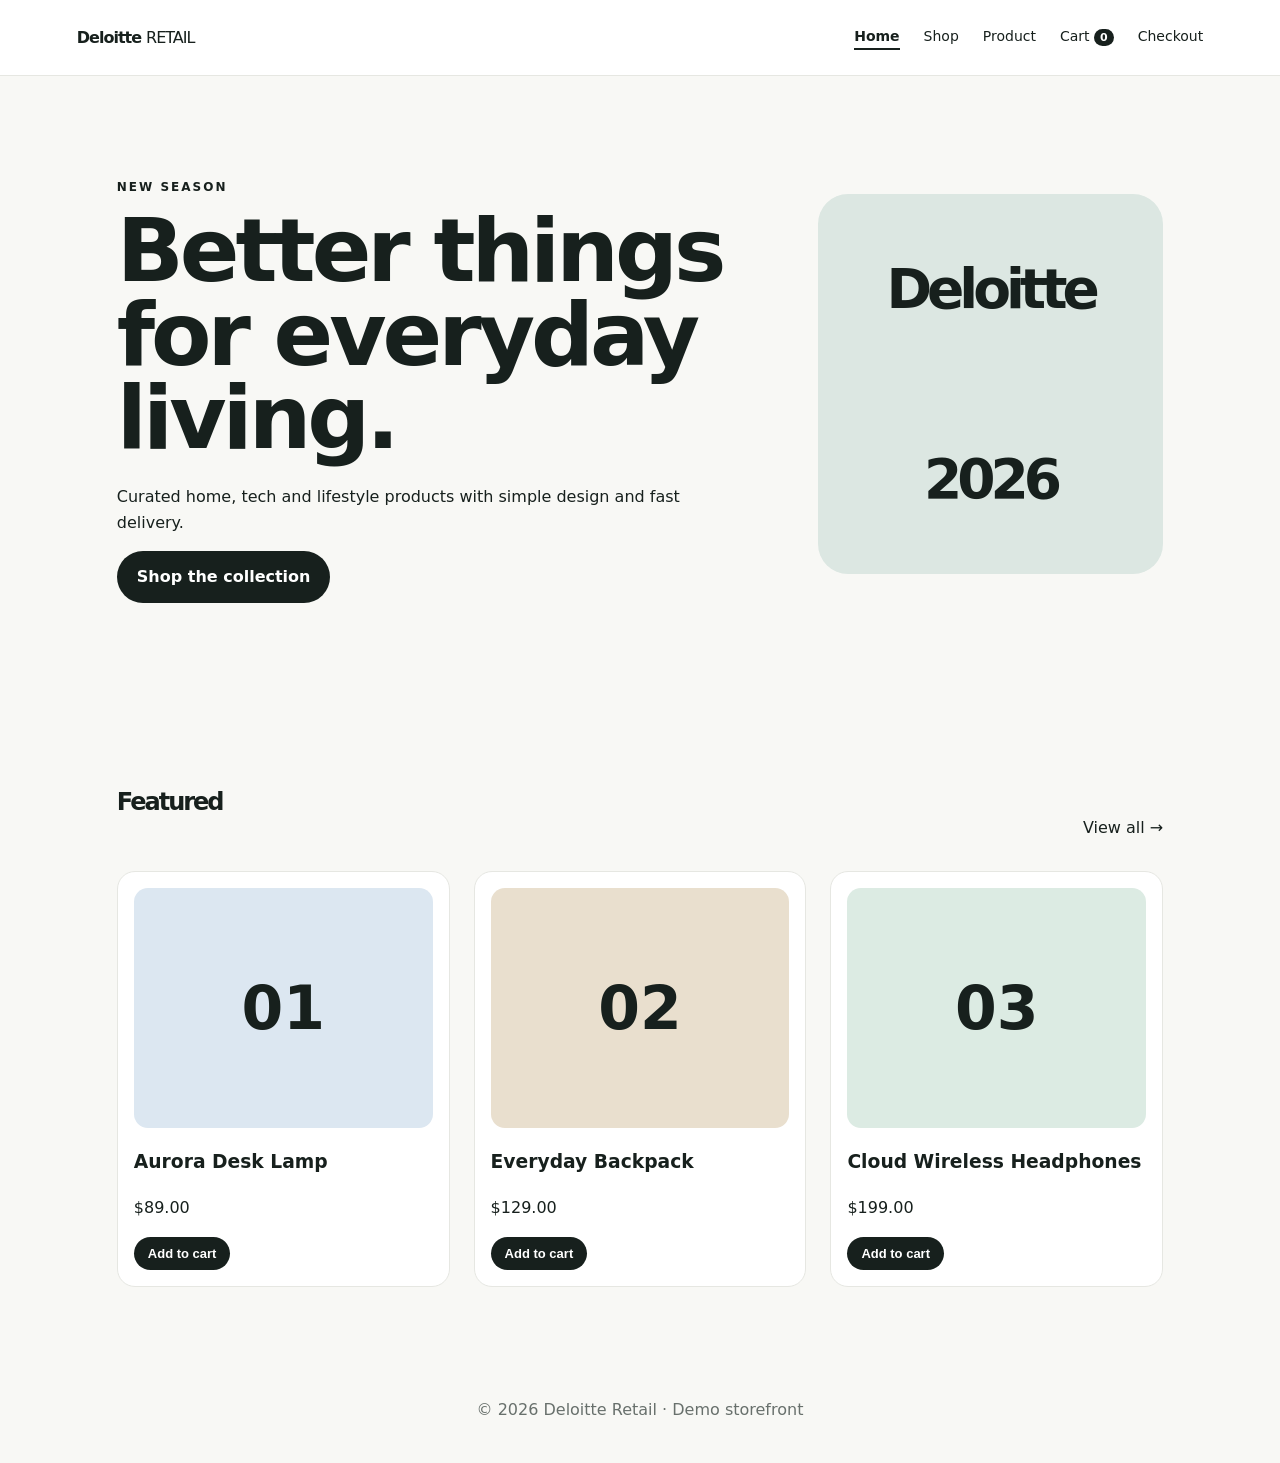
<file: retail-adobe-websdk/index.html>
<!doctype html>
<html lang="en">
<head>
  <meta charset="utf-8">
  <meta name="viewport" content="width=device-width,initial-scale=1">
  <title>Deloitte Retail — Home</title>
  <link rel="stylesheet" href="assets/styles.css">
  <script src="https://assets.adobedtm.com/d9fe0ea961b4/2ffc22ee7e2d/launch-0ade72df7713-development.min.js" async></script>
<script src="https://experience.adobe.net/solutions/experience-platform-brand-concierge-web-agent/static-assets/main.js"></script>
<script>
  window.adobeDataLayer = window.adobeDataLayer || [];
</script>
<script src="assets/adobe-web-sdk.js" defer></script>
      <script src="assets/site.js" defer></script>
</head>
<body>
  <header class="site-header"><a class="logo" href="index.html">Deloitte<span>RETAIL</span></a>
    <nav><a class="active" href="index.html">Home</a><a href="shop.html">Shop</a><a href="product.html?id=aurora-lamp">Product</a><a href="cart.html">Cart <b id="cart-count">0</b></a><a href="checkout.html">Checkout</a></nav>
  </header>
  <main>
    <section class="hero"><div><p class="eyebrow">NEW SEASON</p><h1>Better things for everyday living.</h1><p>Curated home, tech and lifestyle products with simple design and fast delivery.</p><a class="btn" href="shop.html" data-track="home_shop_cta">Shop the collection</a></div><div class="hero-card">Deloitte<br><strong>2026</strong></div></section>
    <section class="section"><div class="section-head"><h2>Featured</h2><a href="shop.html">View all →</a></div><div class="grid products">
      <article class="card"><div class="product-image blue">01</div><h3>Aurora Desk Lamp</h3><p>$89.00</p><button class="btn small add-to-cart" data-product-id="aurora-lamp" data-name="Aurora Desk Lamp" data-price="89">Add to cart</button></article>
      <article class="card"><div class="product-image sand">02</div><h3>Everyday Backpack</h3><p>$129.00</p><button class="btn small add-to-cart" data-product-id="everyday-backpack" data-name="Everyday Backpack" data-price="129">Add to cart</button></article>
      <article class="card"><div class="product-image mint">03</div><h3>Cloud Wireless Headphones</h3><p>$199.00</p><button class="btn small add-to-cart" data-product-id="cloud-headphones" data-name="Cloud Wireless Headphones" data-price="199">Add to cart</button></article>
    </div></section>
  </main>
  <footer>© 2026 Deloitte Retail · Demo storefront</footer>
</body>

</html>
</file>
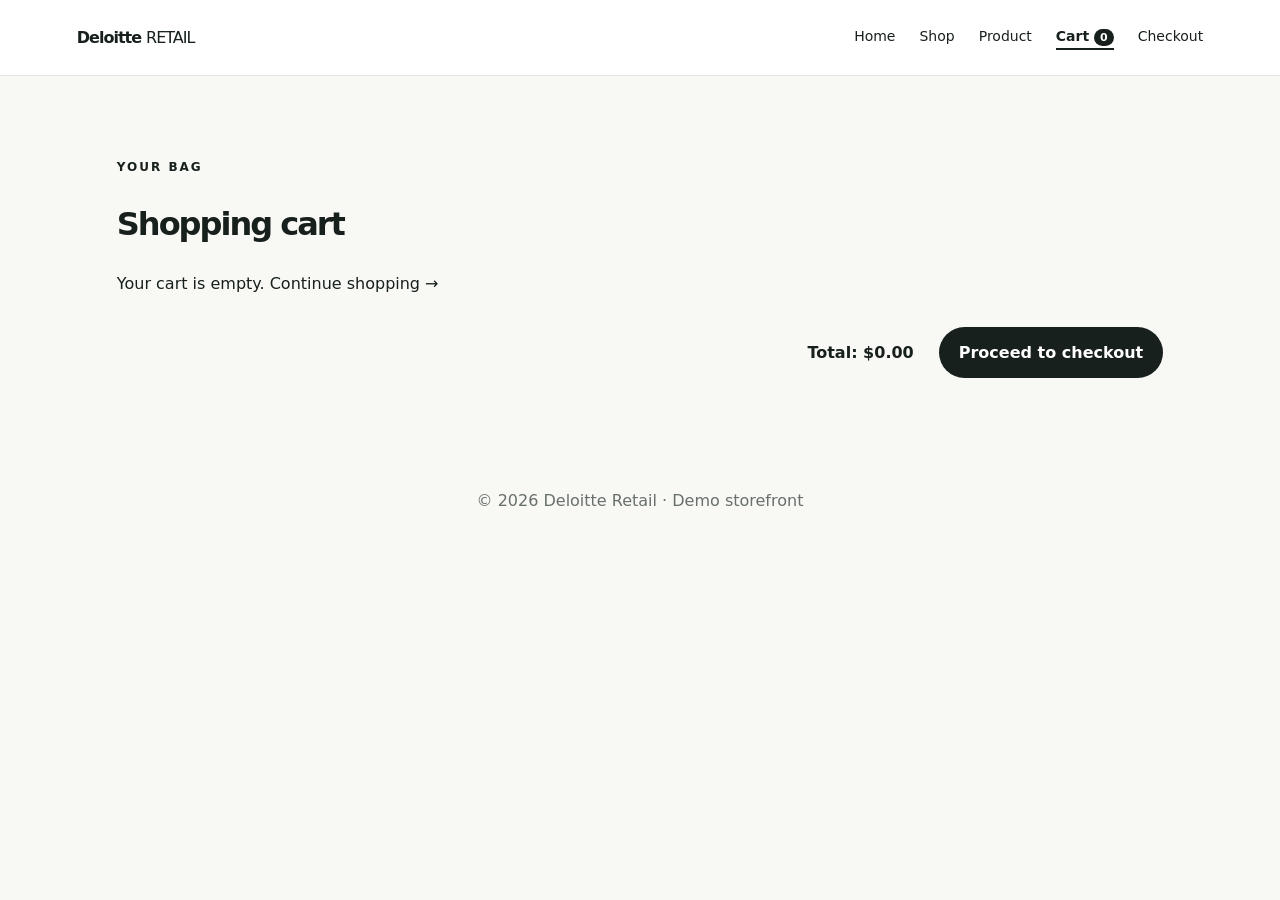
<file: retail-adobe-websdk/cart.html>
<!doctype html>
<html lang="en">
   <head>
      <meta charset="utf-8" />
      <meta name="viewport" content="width=device-width,initial-scale=1" />
      <title>Deloitte Retail — Cart</title>
      <link rel="stylesheet" href="assets/styles.css" />
      <script src="https://assets.adobedtm.com/d9fe0ea961b4/2ffc22ee7e2d/launch-0ade72df7713-development.min.js" async></script>
      <script src="assets/adobe-web-sdk.js" defer></script>
      <script src="assets/site.js" defer></script>
   </head>
   <body>
      <header class="site-header">
         <a class="logo" href="index.html">Deloitte<span>RETAIL</span></a>
         <nav>
            <a href="index.html">Home</a><a href="shop.html">Shop</a
            ><a href="product.html?id=aurora-lamp">Product</a
            ><a class="active" href="cart.html">Cart <b id="cart-count">0</b></a
            ><a href="checkout.html">Checkout</a>
         </nav>
      </header>
      <main class="section">
         <p class="eyebrow">YOUR BAG</p>
         <h1>Shopping cart</h1>
         <div id="cart-items"></div>
         <div class="cart-summary">
            <strong>Total: <span id="cart-total">$0.00</span></strong
            ><a class="btn" href="checkout.html">Proceed to checkout</a>
         </div>
      </main>
      <footer>© 2026 Deloitte Retail · Demo storefront</footer>
      <script src="assets/cart.js" defer></script>
   </body>
</html>
</file>
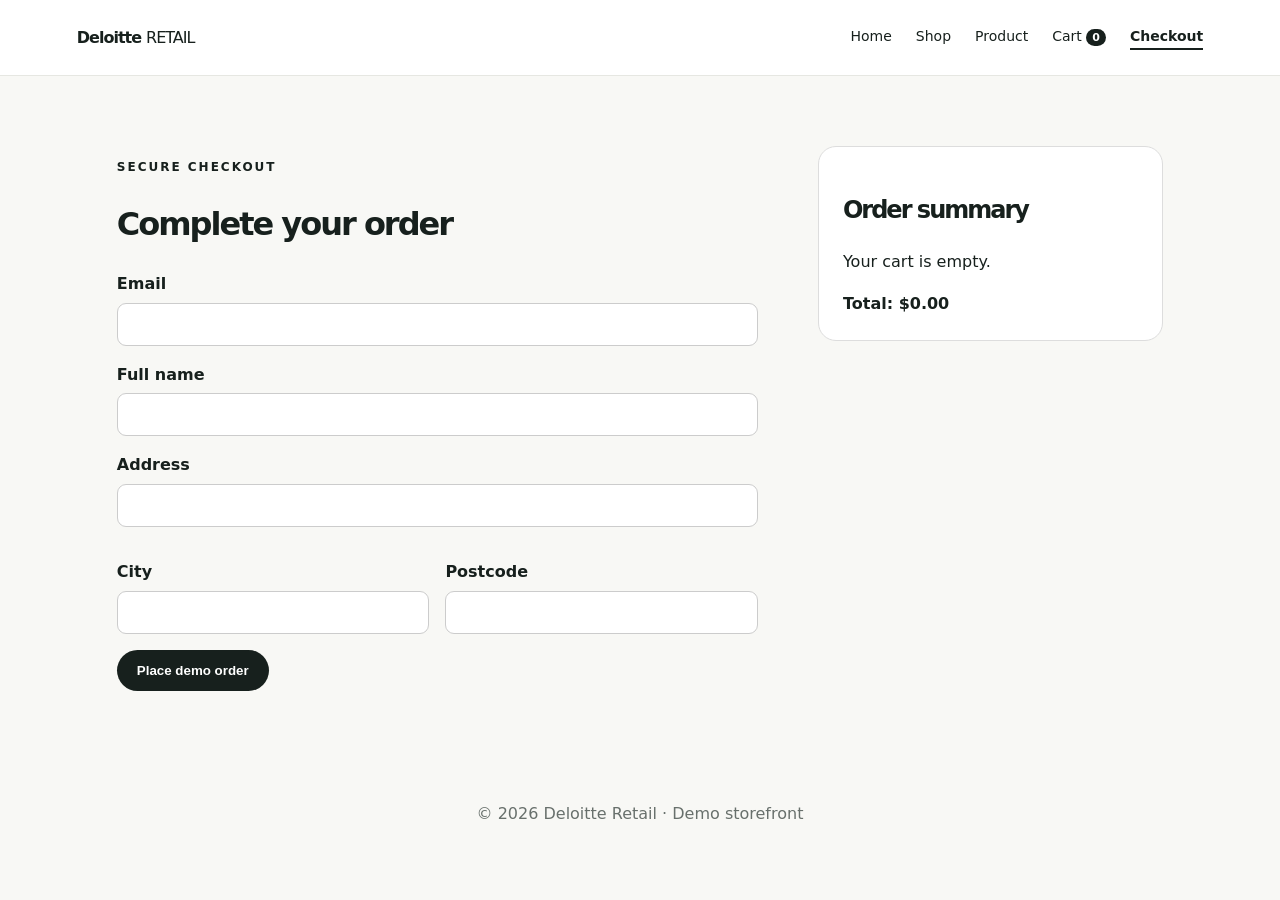
<file: retail-adobe-websdk/checkout.html>
<!doctype html>
<html lang="en">
   <head>
      <meta charset="utf-8" />
      <meta name="viewport" content="width=device-width,initial-scale=1" />
      <title>Deloitte Retail — Checkout</title>
      <link rel="stylesheet" href="assets/styles.css" />
      <script src="https://assets.adobedtm.com/d9fe0ea961b4/2ffc22ee7e2d/launch-0ade72df7713-development.min.js" async></script>

      <script>
  window.adobeDataLayer = window.adobeDataLayer || [];
</script>
 <script src="assets/adobe-web-sdk.js" defer></script>
      <script src="assets/site.js" defer></script>
   </head>
   <body>
      <header class="site-header">
         <a class="logo" href="index.html">Deloitte<span>RETAIL</span></a>
         <nav>
            <a href="index.html">Home</a><a href="shop.html">Shop</a
            ><a href="product.html?id=aurora-lamp">Product</a
            ><a href="cart.html">Cart <b id="cart-count">0</b></a
            ><a class="active" href="checkout.html">Checkout</a>
         </nav>
      </header>
      <main class="section checkout">
         <div>
            <p class="eyebrow">SECURE CHECKOUT</p>
            <h1>Complete your order</h1>
            <form id="checkout-form">
               <label>Email<input name="email" type="email" required /></label
               ><label>Full name<input name="name" required /></label
               ><label>Address<input name="address" required /></label>
               <div class="two">
                  <label>City<input name="city" required /></label
                  ><label>Postcode<input name="postcode" required /></label>
               </div>
               <button id="place-order-btn" class="btn" type="submit">Place demo order</button>
            </form>
         </div>
         <aside class="order-box">
            <h2>Order summary</h2>
            <div id="checkout-summary"></div>
            <strong>Total: <span id="checkout-total">$0.00</span></strong>
         </aside>
      </main>
      <footer>© 2026 Deloitte Retail · Demo storefront</footer>
      <script src="assets/checkout.js" defer></script>
   </body>
        
</html>
</file>
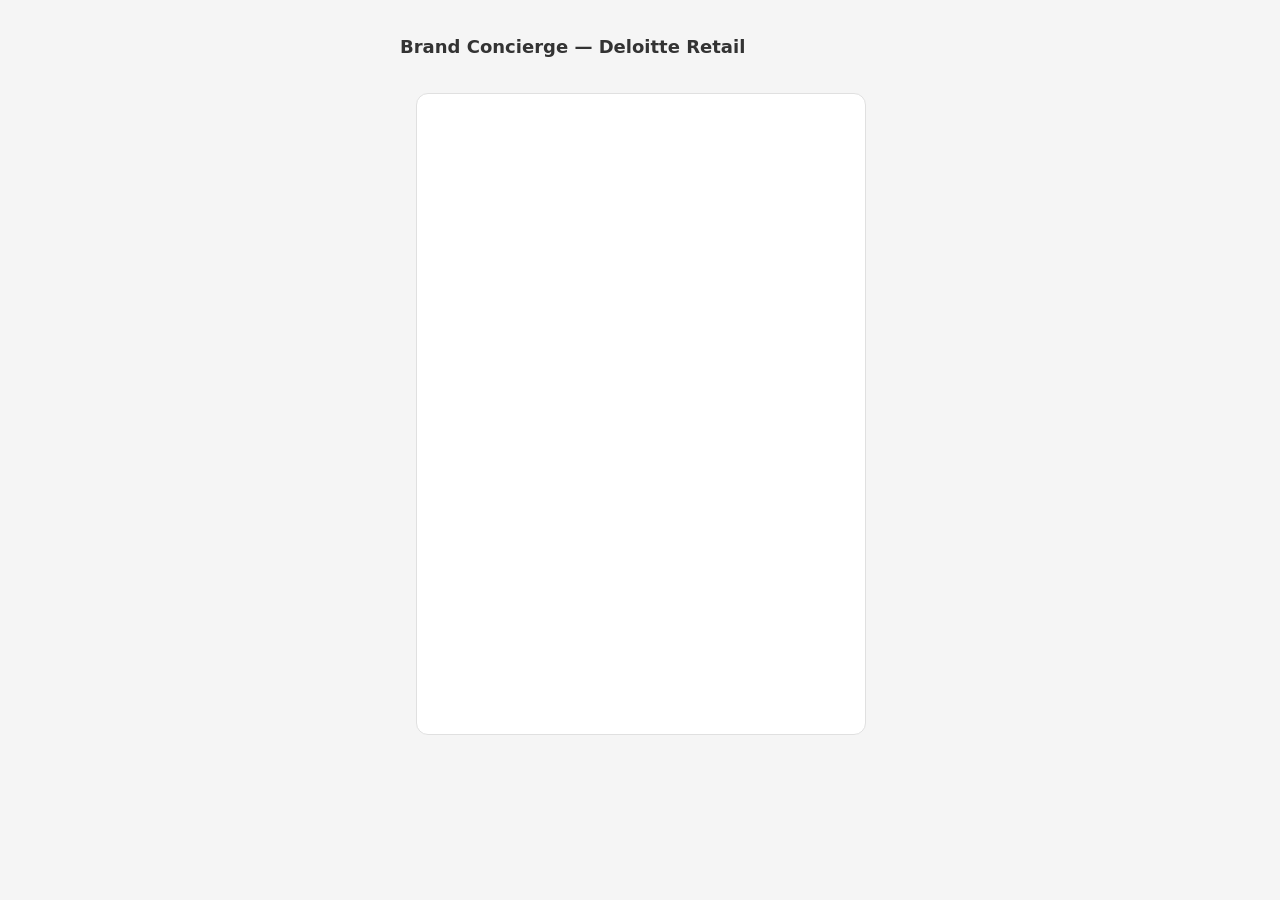
<file: retail-adobe-websdk/concierge.html>
<!doctype html>
<html lang="en">
<head>
  <meta charset="utf-8">
  <meta name="viewport" content="width=device-width,initial-scale=1">
  <title>Brand Concierge — Deloitte Retail</title>
  <style>
    html, body { margin: 0; padding: 0; height: 100%; font-family: system-ui, Arial, sans-serif; background: #f5f5f5; }
    .wrap { max-width: 480px; margin: 0 auto; padding: 24px 16px; }
    h1 { font-size: 18px; color: #333; }
    #brand-concierge-mount {
      width: 100%;
      height: 640px;
      background: #fff;
      border: 1px solid #e0e0e0;
      border-radius: 12px;
      overflow: hidden;
    }
    .hint { font-size: 12px; color: #666; margin-top: 8px; }
  </style>

  <!-- Brand Concierge Web Client -->
<script src="https://experience.adobe.net/solutions/experience-platform-brand-concierge-web-agent/static-assets/main.js"></script>

  <!-- Single Web SDK (alloy) loader -->
  <script>
    !(function (n, o) {
      o.forEach(function (name) {
        n[name] ||
          ((n.__alloyNS = n.__alloyNS || []).push(name),
          (n[name] = function () {
            var u = arguments;
            return new Promise(function (i, l) { n[name].q.push([i, l, u]); });
          }),
          (n[name].q = []));
      });
    })(window, ["alloy"]);
  </script>
  <script src="https://cdn1.adoberesources.net/alloy/2.35.1/alloy.min.js"></script>

  <!-- Configure the Web SDK (includes conversation.region for Brand Concierge) -->
  <script>
    alloy("configure", {
      defaultConsent: "in",
      edgeDomain: "edge.adobedc.net",
      edgeBasePath: "ee",
      datastreamId: "7c1168d7-ea8b-46aa-a71f-ee1280e77e6b",
      orgId: "1F6324765762BE0E7F000101@AdobeOrg",
      debugEnabled: true,
      idMigrationEnabled: false,
      thirdPartyCookiesEnabled: false,
      prehidingStyle: ".personalization-container { opacity: 0 !important }",
      onBeforeEventSend: (options) => {
    const x = options.xdm;
    const params = new URLSearchParams(window.location.search);
    const titleParam = params.get("title");
    if (titleParam) {
      x.web.webPageDetails.name = titleParam;
    } else {
      x.web.webPageDetails.name = "default-page";
    }
    return true;
  },
      conversation: { region: "va7" }
    });

     // Anonymous page view (before login)
    // alloy("sendEvent", { renderDecisions: true }).then(function (r) {
    //   console.log("[anon] decisions:", r.decisions, "propositions:", r.propositions);
    // });
    alloy("sendEvent", {
  "xdm": {
    "identityMap": {
      "Email": [{
        "id": "veeru.test6@gmail.com",
        "authenticatedState": "authenticated",
        "primary": false
      }]
    }
  }
});

  </script>
</head>
<body>
  <div class="wrap">
    <h1>Brand Concierge — Deloitte Retail</h1>
      <div class="wrap">
    <div id="brand-concierge-mount"></div>
  </div>

  <!-- Mount the concierge with the FULL styling configuration -->
  <script>
    window.styleConfigurations = {
      "metadata": {
        "brandName": "DELOITTE",
        "version": "1.0.0",
        "language": "en",
        "namespace": "brand-concierge"
      },
      "behavior": {
        "multimodalCarousel": {
          "cardClickAction": "openLink"
        },
        "input": {
          "enableVoiceInput": false,
          "continuousVoiceMode": false,
          "disableMultiline": true,
          "showAiChatIcon": {
            "icon": ""
          }
        },
        "chat": {
          "messageAlignment": "normal",
          "messageWidth": "100%"
        },
        "privacyNotice": {
          "title": "Privacy Notice",
          "text": "Your use of this automated chatbot constitutes your consent that the personal information you provide in the chat session can be collected, used, disclosed, and retained by YourBrand and service providers acting on YourBrand's behalf in accordance with the YourBrand {Privacy Policy}. Please do not provide sensitive personal information (such as financial or health information) in the chatbot.",
          "links": [
            {
              "text": "Privacy Policy",
              "url": "<your-privacy-policy-url>"
            }
          ]
        },
        "meetingForm": {
          "fieldsPerRow": 2,
          "fieldLayoutRules": {
            "textInputs": {
              "allowTwoColumns": true,
              "fieldTypes": ["string", "email", "tel", "number"],
              "identifyBy": null
            },
            "dropdowns": {
              "allowTwoColumns": false,
              "fieldTypes": ["select"],
              "identifyBy": "hasOptions"
            },
            "checkboxes": {
              "allowTwoColumns": false,
              "fieldTypes": ["boolean", "checkbox"],
              "identifyBy": null
            }
          },
          "title": {
            "text": "Schedule a Meeting",
            "alignment": "left"
          },
          "subtitle": {
            "text": "Connect with Deloitte Retail experts.",
            "alignment": "left"
          },
          "buttons": {
            "submit": {
              "text": "Submit",
              "alignment": "left"
            },
            "cancel": {
              "text": "Cancel",
              "alignment": "left"
            }
          }
        },
        "calendarWidget": {
          "title": {
            "text": "Pick a Date and Time",
            "alignment": "left"
          },
          "subtitle": {
            "text": "Select a convenient time for your meeting.",
            "alignment": "left"
          },
          "postTitle": {
            "text": "Once confirmed, you will receive a calendar invite with all the details. The specialist will already have this conversation context, so no need to repeat anything. Looking forward to connecting you with the right expert!",
            "alignment": "left"
          },
          "buttons": {
            "confirm": {
              "text": "Confirm",
              "alignment": "left"
            },
            "cancel": {
              "text": "Cancel",
              "alignment": "left"
            }
          }
        },
        "productCard": {
          "actionButtonSize": "S"
        },
        "b2bLiveChat": {
          "enabled": true
        }
      },
      "disclaimer": {
        "text": "© 2026 DELOITTE. All rights reserved.",
        "links": [
          {
            "text": "Terms of Use",
            "url": "https://veeru-tammisetty.github.io/online-apps/retail-adobe-websdk/"
          }
        ]
      },
      "text": {
        "welcome.heading": "Welcome to Deloitte Retail",
        "welcome.subheading": "Discover curated products for everyday living.",
        "input.placeholder": "Ask about our latest collection",
        "input.messageInput.aria": "Type your message",
        "input.send.aria": "Send message",
        "input.aiChatIcon.tooltip": "Chat with Deloitte Retail",
        "input.mic.aria": "Use voice input",
        "card.aria.select": "Select this option",
        "carousel.prev.aria": "Previous",
        "carousel.next.aria": "Next",
        "scroll.bottom.aria": "Scroll to bottom",
        "error.network": "Network error. Please try again.",
        "loading.message": "Loading...",
        "feedback.dialog.title.positive": "Positive Feedback",
        "feedback.dialog.title.negative": "Negative Feedback",
        "feedback.dialog.question.positive": "What did you enjoy?",
        "feedback.dialog.question.negative": "What could be better?",
        "feedback.dialog.notes": "Additional comments",
        "feedback.dialog.submit": "Submit",
        "feedback.dialog.cancel": "Cancel",
        "feedback.dialog.notes.placeholder": "Type your comments here",
        "feedback.toast.success": "Thank you for your feedback!",
        "feedback.thumbsUp.aria": "Thumbs up",
        "feedback.thumbsDown.aria": "Thumbs down",
        "feedback.title": "Share your feedback",
        "feedback.positive.title": "What did you like?",
        "feedback.negative.title": "What could be improved?",
        "feedback.submitButton": "Submit Feedback"
      },
      "arrays": {
        "welcome.examples": [
          {
            "text": "Explore our latest collection",
            "systemPrompt": "Show me the latest collection from Deloitte Retail.",
            "backgroundColor": "#17201d",
            "imageIndex": null,
            "image": "[data-uri]"
          },
          {
            "text": "Find the perfect gift",
            "systemPrompt": "What are some great gift ideas from Deloitte Retail?",
            "backgroundColor": "#3a413f",
            "imageIndex": null,
            "image": "[data-uri]"
          },
          {
            "text": "Shop home essentials",
            "systemPrompt": "Show me home essentials available at Deloitte Retail.",
            "backgroundColor": "#5d6361",
            "imageIndex": null,
            "image": "[data-uri]"
          }
        ],
        "feedback.positive.options": [
          "Great product selection",
          "Easy navigation",
          "Fast delivery",
          "Helpful customer support",
          "Other"
        ],
        "feedback.negative.options": [
          "Limited product variety",
          "Difficult navigation",
          "Slow delivery",
          "Unhelpful customer support",
          "Other"
        ]
      },
      "assets": {
        "icons": {
          "company": "https://veeru-tammisetty.github.io/online-apps/retail-adobe-websdk/logo.png"
        }
      },
      "visualProfile": {
        "sendIconIconColor": "#ffffff",
        "sendIconBackgroundColor": "#522752"
      },
      "theme": {
        "--welcome-input-order": "3",
        "--welcome-cards-order": "2",
        "--welcome-heading-size-desktop": "2.5rem",
        "--welcome-heading-size-mobile": "2rem",
        "--welcome-heading-weight": "700",
        "--welcome-heading-text-align": "left",
        "--welcome-subheading-size-desktop": "1.25rem",
        "--welcome-subheading-size-mobile": "1rem",
        "--welcome-subheading-text-align": "left",
        "--welcome-padding": "2rem",
        "--prompt-suggestion-background": "#522752",
        "--prompt-suggestion-background-hover": "#522752",
        "--prompt-suggestion-text-color": "#522752",
        "--prompt-suggestion-border-color": "#522752",
        "--font-family": "Arial, sans-serif",
        "--color-primary": "#17201d",
        "--color-text": "#522752",
        "--line-height-body": "1.6",
        "--main-container-background": "#f8f8f5",
        "--input-height": "48px",
        "--input-height-mobile": "40px",
        "--input-border-radius": "8px",
        "--input-border-radius-mobile": "6px",
        "--input-background": "#ffffff",
        "--input-outline-color": "#d6d6ce",
        "--input-outline-width": "1px",
        "--input-box-shadow": "0 2px 4px rgba(0, 0, 0, 0.1)",
        "--input-focus-outline-width": "2px",
        "--input-focus-outline-color": "#17201d",
        "--input-font-size": "1rem",
        "--input-font-weight": "400",
        "--input-text-color": "#17201d",
        "--input-button-height": "36px",
        "--input-button-width": "36px",
        "--submit-button-fill-color": "#ffffff",
        "--submit-button-fill-color-disabled": "#CCCCCC",
        "--color-button-submit": "#17201d",
        "--color-button-submit-hover": "#522752",
        "--input-button-border-radius": "8px",
        "--button-disabled-background": "#F0F0F0",
        "--disclaimer-color": "#6c757d",
        "--disclaimer-font-size": "0.875rem",
        "--disclaimer-font-weight": "400",
        "--message-user-background": "#17201d",
        "--message-user-text": "#ffffff",
        "--message-border-radius": "8px",
        "--message-padding": "1rem",
        "--message-concierge-background": "#f3f3f3",
        "--message-concierge-text": "#000000",
        "--message-max-width": "100%",
        "--chat-interface-max-width": "768px",
        "--message-blocker-height": "48px",
        "--loading-message-background": "#d6d6ce",
        "--loading-dot-background": "#60605d",
        "--color-text-muted": "#60605d",
        "--citations-text-font-weight": "400",
        "--citations-desktop-button-font-size": "0.875rem",
        "--feedback-icon-btn-background": "#dce7e2",
        "--feedback-icon-btn-hover-background": "#dce7f1",
        "--feedback-icon-btn-size-desktop": "40px",
        "--feedback-container-gap": "1rem",
        "--multimodal-card-box-shadow": "0 2px 4px rgba(0, 0, 0, 0.1)",
        "--border-radius-card": "8px",
        "--button-height-s": "36px",
        "--button-primary-background": "#17201d",
        "--button-primary-text": "#ffffff",
        "--button-primary-hover": "#522752",
        "--button-secondary-border": "1px solid #dce7e2",
        "--button-secondary-text": "#17201d",
        "--button-secondary-hover": "#dce7e2",
        "--color-button-secondary-hover-text": "#17201d",
        "--privacy-notice-background": "#f8f8f5",
        "--privacy-notice-padding": "1rem",
        "--privacy-notice-title-color": "#60605d",
        "--privacy-notice-text-color": "#60605d",
        "--privacy-notice-text-font-size": "0.875rem",
        "--privacy-notice-title-font-size": "1rem",
        "--message-concierge-link-decoration": "underline",
        "--color-secondary": "#dce7e2",
        "--prompt-suggestion-button-background": "#d6d6ce",
        "--prompt-pill-background": "#dce7e2",
        "--button-primary-mobile-background": "#522752",
        "--button-primary-mobile-hover": "#522752",
        "--main-container-mobile-background": "#f8f8f5",
        "--message-concierge-border-width": "1px",
        "--message-concierge-link-color": "#17201d",
        "--prompt-suggestion-button-border-radius": "8px",
        "--prompt-suggestion-button-padding": "0.5rem 1rem",
        "--prompt-suggestions-container-gap": "0.5rem",
        "--card-background": "#dce7e2",
        "--card-text-font-size": "1rem",
        "--card-text-padding": "1rem",
        "--chat-container-background": "#f8f8f5",
        "--message-blocker-background": "#f8f8f5",
        "--card-text-color": "#ffffff",
        "--prompt-pill-border-color": "#dce7e2",
        "--prompt-pill-text-color": "#000000",
        "--prompt-suggestion-button-text-color": "#60605d",
        "--prompt-suggestion-button-background-hover": "#d6d6ce",
        "--welcome-heading-text-color": "#000000",
        "--welcome-subheading-text-color": "#000000",
        "--welcome-header-order": "1",
        "--prompt-suggestions-flex-direction": "row",
        "--prompt-suggestions-flex-wrap": "wrap"
      }
    };
    window.adobe.concierge.bootstrap({
      instanceName: "alloy",
      stylingConfigurations: window.styleConfigurations,
      selector: "#brand-concierge-mount",
      onEvent: (event) => {
    console.log(event.eventType, event.timestamp, event.data);
  }
    });
  </script>
</body>
</html>
</file>
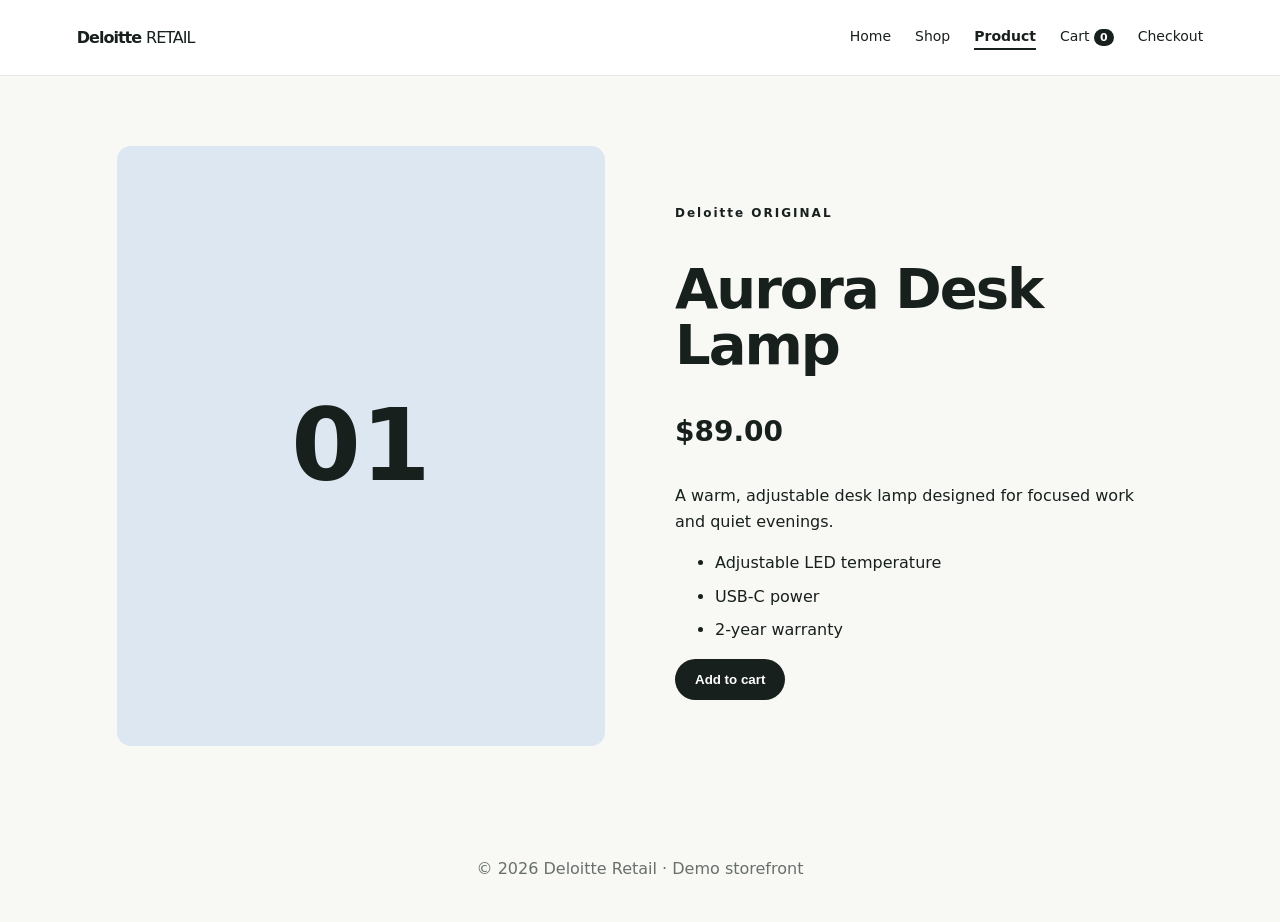
<file: retail-adobe-websdk/product.html>
<!doctype html>
<html lang="en">
   <head>
      <meta charset="utf-8" />
      <meta name="viewport" content="width=device-width,initial-scale=1" />
      <title>Deloitte Retail — Product</title>
      <link rel="stylesheet" href="assets/styles.css" />
      <script src="https://assets.adobedtm.com/d9fe0ea961b4/2ffc22ee7e2d/launch-0ade72df7713-development.min.js" async></script>
      <script src="assets/adobe-web-sdk.js" defer></script>
      <script src="assets/site.js" defer></script>
   </head>
   <body>
      <header class="site-header">
         <a class="logo" href="index.html">Deloitte<span>RETAIL</span></a>
         <nav>
            <a href="index.html">Home</a><a href="shop.html">Shop</a
            ><a class="active" href="product.html?id=aurora-lamp">Product</a
            ><a href="cart.html">Cart <b id="cart-count">0</b></a
            ><a href="checkout.html">Checkout</a>
         </nav>
      </header>
      <main class="section product-detail">
         <div class="product-image large blue" id="product-visual">01</div>
         <div>
            <p class="eyebrow">Deloitte ORIGINAL</p>
            <h1 id="product-name">Aurora Desk Lamp</h1>
            <p class="price" id="product-price">$89.00</p>
            <p id="product-description">
               A warm, adjustable desk lamp designed for focused work and quiet
               evenings.
            </p>
            <ul>
               <li>Adjustable LED temperature</li>
               <li>USB-C power</li>
               <li>2-year warranty</li>
            </ul>
            <button class="btn" id="add-product">Add to cart</button>
         </div>
      </main>
      <footer>© 2026 Deloitte Retail · Demo storefront</footer>
      <script>
         window.PRODUCT_CATALOG = {
            "aurora-lamp": {
               name: "Aurora Desk Lamp",
               price: 89,
               description:
                  "A warm, adjustable desk lamp designed for focused work and quiet evenings.",
               image: "01",
               class: "blue",
            },
            "everyday-backpack": {
               name: "Everyday Backpack",
               price: 129,
               description:
                  "A lightweight everyday backpack with padded laptop storage.",
               image: "02",
               class: "sand",
            },
            "cloud-headphones": {
               name: "Cloud Wireless Headphones",
               price: 199,
               description:
                  "Comfortable wireless headphones with rich sound and long battery life.",
               image: "03",
               class: "mint",
            },
            "linen-set": {
               name: "Soft Linen Set",
               price: 149,
               description:
                  "Breathable linen bedding for a relaxed, modern bedroom.",
               image: "04",
               class: "rose",
            },
            "mini-speaker": {
               name: "Mini Smart Speaker",
               price: 79,
               description:
                  "A compact smart speaker for music, timers and everyday listening.",
               image: "05",
               class: "violet",
            },
            "travel-mug": {
               name: "Thermal Travel Mug",
               price: 45,
               description:
                  "A leak-resistant insulated mug built for commutes and travel.",
               image: "06",
               class: "yellow",
            },
         };
      </script>
      <script src="assets/product.js" defer></script>
   </body>
</html>
</file>
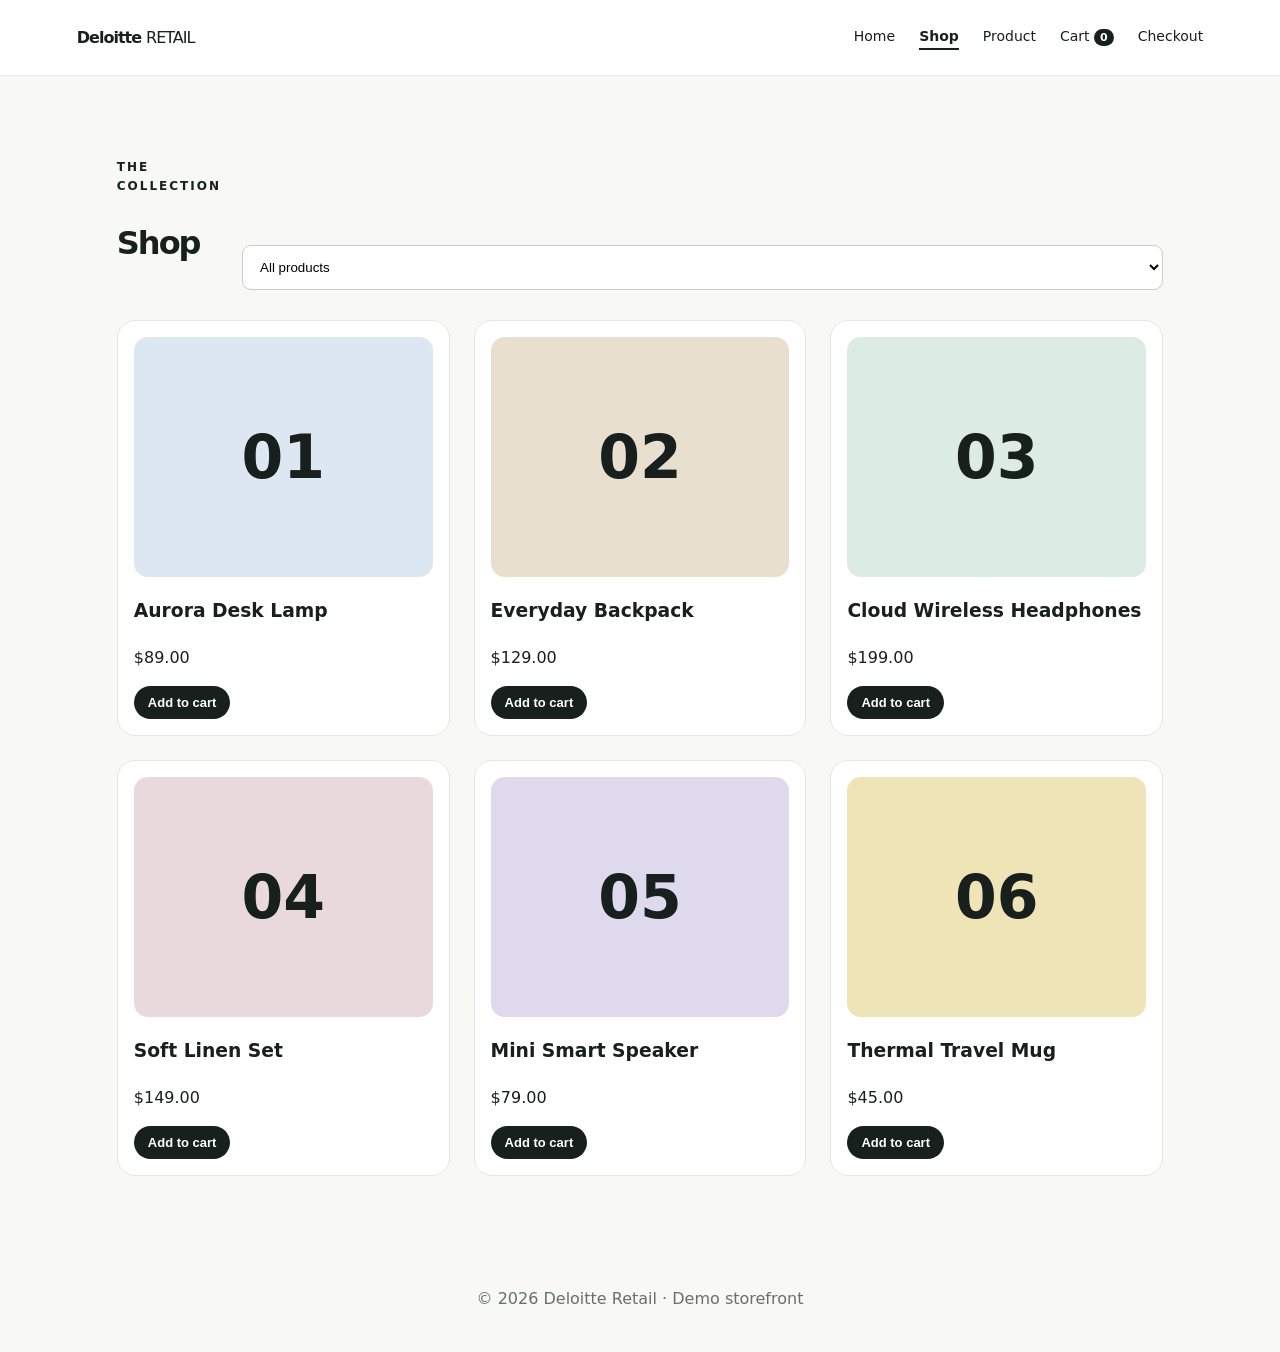
<file: retail-adobe-websdk/shop.html>
<!doctype html>
<html lang="en">
   <head>
      <meta charset="utf-8" />
      <meta name="viewport" content="width=device-width,initial-scale=1" />
      <title>Deloitte Retail — Shop</title>
      <link rel="stylesheet" href="assets/styles.css" />
      <script src="https://assets.adobedtm.com/d9fe0ea961b4/2ffc22ee7e2d/launch-0ade72df7713-development.min.js" async></script>
      <script src="assets/adobe-web-sdk.js" defer></script>
      <script src="assets/site.js" defer></script>
   </head>
   <body>
      <header class="site-header">
         <a class="logo" href="index.html">Deloitte<span>RETAIL</span></a>
         <nav>
            <a href="index.html">Home</a
            ><a class="active" href="shop.html">Shop</a
            ><a href="product.html?id=aurora-lamp">Product</a
            ><a href="cart.html">Cart <b id="cart-count">0</b></a
            ><a href="checkout.html">Checkout</a>
         </nav>
      </header>
      <main class="section">
         <div class="section-head">
            <div>
               <p class="eyebrow">THE COLLECTION</p>
               <h1>Shop</h1>
            </div>
            <select id="category">
               <option value="all">All products</option>
               <option value="home">Home</option>
               <option value="tech">Tech</option>
               <option value="travel">Travel</option>
            </select>
         </div>
         <div class="grid products" id="product-grid">
            <article class="card" data-category="home">
               <a href="product.html?id=aurora-lamp"
                  ><div class="product-image blue">01</div>
                  <h3>Aurora Desk Lamp</h3></a
               >
               <p>$89.00</p>
               <button
                  class="btn small add-to-cart"
                  data-product-id="aurora-lamp"
                  data-name="Aurora Desk Lamp"
                  data-price="89"
               >
                  Add to cart
               </button>
            </article>
            <article class="card" data-category="travel">
               <a href="product.html?id=everyday-backpack"
                  ><div class="product-image sand">02</div>
                  <h3>Everyday Backpack</h3></a
               >
               <p>$129.00</p>
               <button
                  class="btn small add-to-cart"
                  data-product-id="everyday-backpack"
                  data-name="Everyday Backpack"
                  data-price="129"
               >
                  Add to cart
               </button>
            </article>
            <article class="card" data-category="tech">
               <a href="product.html?id=cloud-headphones"
                  ><div class="product-image mint">03</div>
                  <h3>Cloud Wireless Headphones</h3></a
               >
               <p>$199.00</p>
               <button
                  class="btn small add-to-cart"
                  data-product-id="cloud-headphones"
                  data-name="Cloud Wireless Headphones"
                  data-price="199"
               >
                  Add to cart
               </button>
            </article>
            <article class="card" data-category="home">
               <a href="product.html?id=linen-set"
                  ><div class="product-image rose">04</div>
                  <h3>Soft Linen Set</h3></a
               >
               <p>$149.00</p>
               <button
                  class="btn small add-to-cart"
                  data-product-id="linen-set"
                  data-name="Soft Linen Set"
                  data-price="149"
               >
                  Add to cart
               </button>
            </article>
            <article class="card" data-category="tech">
               <a href="product.html?id=mini-speaker"
                  ><div class="product-image violet">05</div>
                  <h3>Mini Smart Speaker</h3></a
               >
               <p>$79.00</p>
               <button
                  class="btn small add-to-cart"
                  data-product-id="mini-speaker"
                  data-name="Mini Smart Speaker"
                  data-price="79"
               >
                  Add to cart
               </button>
            </article>
            <article class="card" data-category="travel">
               <a href="product.html?id=travel-mug"
                  ><div class="product-image yellow">06</div>
                  <h3>Thermal Travel Mug</h3></a
               >
               <p>$45.00</p>
               <button
                  class="btn small add-to-cart"
                  data-product-id="travel-mug"
                  data-name="Thermal Travel Mug"
                  data-price="45"
               >
                  Add to cart
               </button>
            </article>
         </div>
      </main>
      <footer>© 2026 Deloitte Retail · Demo storefront</footer>
   </body>
</html>
</file>
<file: retail-adobe-websdk/assets/styles.css>
* {
  box-sizing: border-box;
}

body {
  margin: 0;
  font: 16px/1.6 Inter, system-ui, sans-serif;
  color: #17201d;
  background: #f8f8f5;
}
#brand-concierge-mount {
  width: 100%;
  max-width: 420px;
  height: 600px;
  margin: 24px auto;
  border: 1px solid #e0e0e0;
  border-radius: 12px;
  overflow: hidden;
}
a {
  color: inherit;
  text-decoration: none;
}

.site-header {
  height: 76px;
  padding: 0 6%;
  display: flex;
  align-items: center;
  justify-content: space-between;
  background: #fff;
  border-bottom: 1px solid #e6e7e2;
  position: sticky;
  top: 0;
  z-index: 5;
}

.logo {
  font-weight: 900;
  letter-spacing: -1px;
}

.logo span {
  font-weight: 400;
  margin-left: 5px;
}

nav {
  display: flex;
  gap: 24px;
  font-size: 14px;
}

nav a.active {
  font-weight: 800;
  border-bottom: 2px solid #17201d;
}

nav b {
  font-size: 11px;
  background: #17201d;
  color: #fff;
  border-radius: 20px;
  padding: 2px 6px;
}

.hero {
  margin: 0 auto;
  max-width: 1200px;
  padding: 90px 6%;
  display: grid;
  grid-template-columns: 1.3fr 0.7fr;
  gap: 60px;
  align-items: center;
}

.hero h1 {
  font-size: clamp(48px, 7vw, 88px);
  line-height: 0.95;
  letter-spacing: -4px;
  margin: 12px 0 24px;
}

.hero p {
  max-width: 600px;
}

.hero-card {
  height: 380px;
  border-radius: 30px;
  background: #dce7e2;
  display: grid;
  place-items: center;
  text-align: center;
  font-size: 55px;
  font-weight: 900;
  letter-spacing: -5px;
}

.section {
  max-width: 1200px;
  margin: auto;
  padding: 70px 6%;
}

.section-head {
  display: flex;
  justify-content: space-between;
  align-items: end;
  margin-bottom: 30px;
}

.section h1,
.section h2 {
  letter-spacing: -2px;
}

.grid {
  display: grid;
  grid-template-columns: repeat(3, 1fr);
  gap: 24px;
}

.card {
  background: #fff;
  border: 1px solid #e6e7e2;
  border-radius: 18px;
  padding: 16px;
}

.product-image {
  height: 240px;
  border-radius: 14px;
  display: grid;
  place-items: center;
  font-size: 60px;
  font-weight: 900;
}

.product-image.large {
  height: 600px;
  font-size: 100px;
}

.blue {
  background: #dce7f1;
}

.sand {
  background: #e9dfce;
}

.mint {
  background: #dcebe3;
}

.rose {
  background: #ead9dc;
}

.violet {
  background: #ded9ed;
}

.yellow {
  background: #eee4b8;
}

.btn {
  display: inline-block;
  border: 0;
  background: #17201d;
  color: #fff;
  padding: 13px 20px;
  border-radius: 999px;
  cursor: pointer;
  font-weight: 800;
}

.btn.small {
  padding: 9px 14px;
  font-size: 13px;
}

.eyebrow {
  font-size: 12px;
  letter-spacing: 2px;
  font-weight: 800;
}

.price {
  font-size: 28px;
  font-weight: 800;
}

.product-detail {
  display: grid;
  grid-template-columns: 1fr 1fr;
  gap: 70px;
  align-items: center;
}

.product-detail h1 {
  font-size: 56px;
  line-height: 1;
}

.product-detail li {
  margin: 8px 0;
}

.cart-row {
  display: grid;
  grid-template-columns: 1fr auto auto;
  gap: 20px;
  padding: 20px 0;
  border-bottom: 1px solid #ddd;
}

.cart-summary {
  display: flex;
  justify-content: flex-end;
  gap: 25px;
  align-items: center;
  margin-top: 30px;
}

.checkout {
  display: grid;
  grid-template-columns: 1.3fr 0.7fr;
  gap: 60px;
}

form {
  max-width: 650px;
}

label {
  display: block;
  font-weight: 700;
  margin: 16px 0;
}

input,
select {
  display: block;
  width: 100%;
  padding: 13px;
  border: 1px solid #ccc;
  border-radius: 9px;
  background: #fff;
  margin-top: 6px;
}

.two {
  display: grid;
  grid-template-columns: 1fr 1fr;
  gap: 16px;
}

.order-box {
  background: #fff;
  border: 1px solid #ddd;
  border-radius: 18px;
  padding: 24px;
  height: max-content;
}

footer {
  text-align: center;
  padding: 40px;
  color: #68706c;
}

@media (max-width: 760px) {
  nav {
    gap: 10px;
    font-size: 12px;
  }

  .hero,
  .product-detail,
  .checkout {
    grid-template-columns: 1fr;
  }

  .grid {
    grid-template-columns: 1fr 1fr;
  }

  .product-image.large {
    height: 350px;
  }

  .hero {
    padding-top: 50px;
  }

  .hero-card {
    height: 260px;
  }

  .two {
    grid-template-columns: 1fr;
  }
}

@media (max-width: 500px) {
  .grid {
    grid-template-columns: 1fr;
  }

  .site-header {
    padding: 0 4%;
  }

  nav {
    gap: 7px;
  }

  .logo {
    font-size: 13px;
  }
}
</file>
